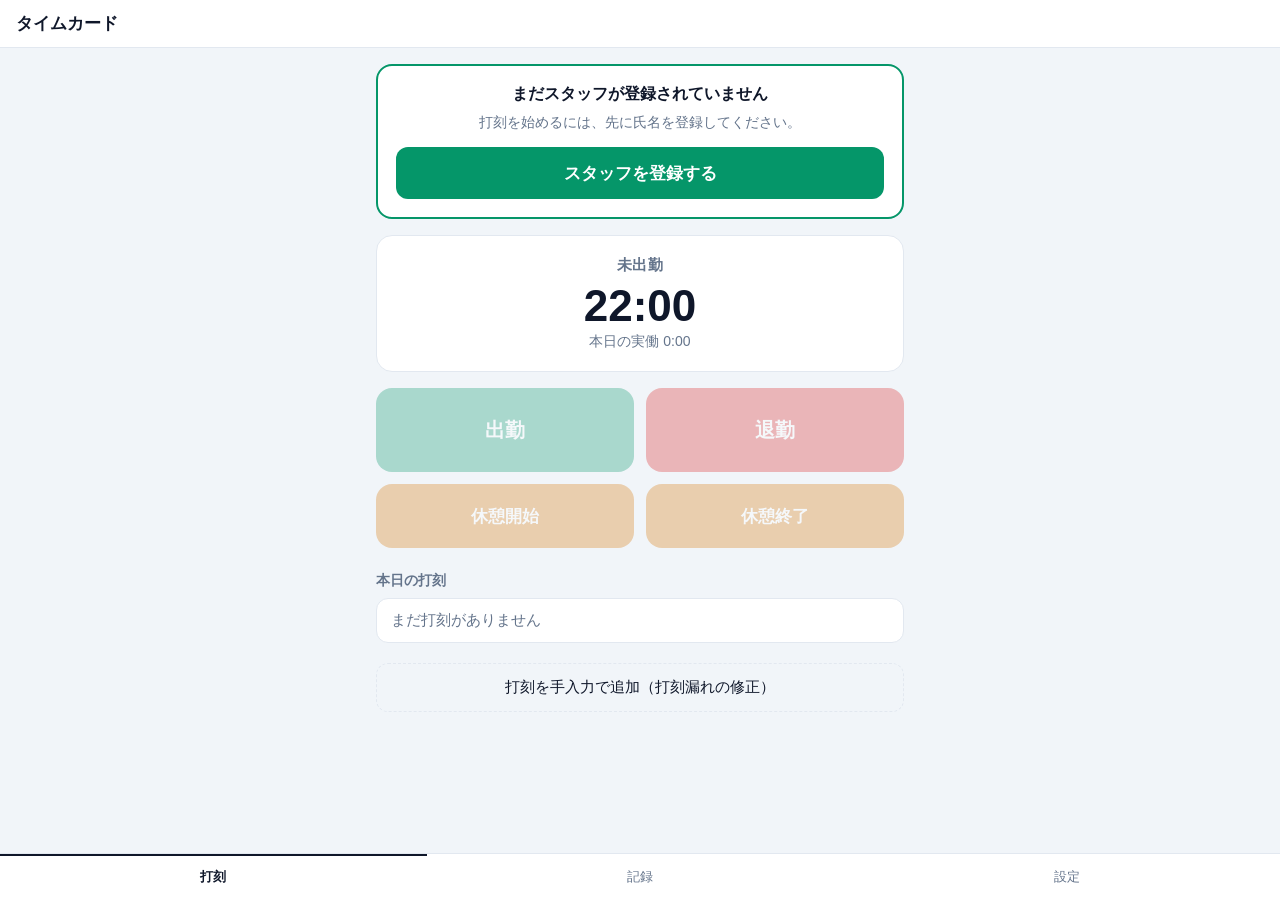
<file: index.html>
<!DOCTYPE html>
<html lang="ja">
<head>
<meta charset="utf-8">
<meta name="viewport" content="width=device-width, initial-scale=1, viewport-fit=cover">
<meta name="theme-color" content="#0f172a">
<meta name="apple-mobile-web-app-capable" content="yes">
<meta name="apple-mobile-web-app-status-bar-style" content="black-translucent">
<meta name="apple-mobile-web-app-title" content="タイムカード">
<title>タイムカード</title>
<link rel="manifest" href="manifest.webmanifest">
<link rel="apple-touch-icon" href="icons/icon-192.png">
<link rel="icon" href="icons/icon-192.png">
<link rel="stylesheet" href="css/style.css">
</head>
<body>
<header class="appbar">
  <h1>タイムカード</h1>
  <select id="staffSelect" aria-label="スタッフ選択"></select>
</header>

<main>
  <!-- 起動時の不具合を画面上で見えるようにする（スマホではコンソールを見られないため） -->
  <div class="banner hidden" id="banner" role="alert"></div>

  <!-- 打刻画面 -->
  <section id="view-punch" class="view">
    <!-- 初回起動時の案内。これが無いと、上部のドロップダウンが登録欄に見えて行き止まりになる -->
    <div class="setup-card hidden" id="setupCard">
      <strong>まだスタッフが登録されていません</strong>
      <p>打刻を始めるには、先に氏名を登録してください。</p>
      <button id="goSetupBtn">スタッフを登録する</button>
    </div>

    <div class="status-card" id="statusCard">
      <div class="status-label" id="statusLabel">未出勤</div>
      <div class="status-clock" id="statusClock">--:--</div>
      <div class="status-sub" id="statusSub">本日の実働 0:00</div>
    </div>

    <div class="btn-grid">
      <button class="punch-btn in"    data-type="in">出勤</button>
      <button class="punch-btn out"   data-type="out">退勤</button>
      <button class="punch-btn bstart" data-type="bstart">休憩開始</button>
      <button class="punch-btn bend"  data-type="bend">休憩終了</button>
    </div>

    <h2 class="section-title">本日の打刻</h2>
    <ul class="punch-list" id="todayPunches"></ul>
    <button class="ghost-btn" id="manualBtn">打刻を手入力で追加（打刻漏れの修正）</button>
  </section>

  <!-- 記録画面 -->
  <section id="view-log" class="view hidden">
    <div class="month-nav">
      <button id="prevMonth" aria-label="前の月">‹</button>
      <span id="monthLabel"></span>
      <button id="nextMonth" aria-label="次の月">›</button>
    </div>
    <div class="summary-card">
      <div><span>出勤日数</span><strong id="sumDays">0 日</strong></div>
      <div><span>実働合計</span><strong id="sumWork">0:00</strong></div>
      <div><span>休憩合計</span><strong id="sumBreak">0:00</strong></div>
      <div><span>集計後</span><strong id="sumRounded">0:00</strong></div>
    </div>
    <p class="note">日付をタップすると、その日の打刻を修正・削除できます。</p>
    <ul class="day-list" id="dayList"></ul>
    <button class="ghost-btn" id="csvBtn">この月をCSV書き出し</button>
  </section>

  <!-- 設定画面 -->
  <section id="view-settings" class="view hidden">
    <h2 class="section-title">スタッフ</h2>
    <ul class="staff-list" id="staffList"></ul>
    <div class="row">
      <input id="newStaffName" type="text" placeholder="氏名を入力" autocomplete="off"
             enterkeyhint="done" autocapitalize="off">
      <button id="addStaffBtn">追加</button>
    </div>
    <p class="note">入力後、キーボードの確定キーでも追加できます。</p>

    <h2 class="section-title">月合計の端数処理</h2>
    <select id="roundingSelect">
      <option value="none">1分単位（端数処理しない）</option>
      <option value="m30">月合計を30分単位で四捨五入</option>
    </select>
    <p class="note">
      1日ごとの切り捨ては労働基準法上認められません。月の合計時間についてのみ、
      30分未満を切り捨て・30分以上を切り上げる処理が認められています（昭63.3.14 基発第150号）。
      日別の表示は常に1分単位の実績を出します。
    </p>

    <h2 class="section-title">データ</h2>
    <p class="note">
      記録はこの端末のブラウザ内にのみ保存されます。機種変更・ブラウザのデータ削除で消えるため、
      月末など区切りごとにバックアップを取ってください。
    </p>
    <div class="row">
      <button id="backupBtn">バックアップ書き出し</button>
      <button id="restoreBtn">復元</button>
    </div>
    <input type="file" id="restoreFile" accept="application/json" hidden>
    <p class="note" id="versionNote"></p>
  </section>
</main>

<nav class="tabbar">
  <button class="tab active" data-view="punch">打刻</button>
  <button class="tab" data-view="log">記録</button>
  <button class="tab" data-view="settings">設定</button>
</nav>

<!-- 手入力ダイアログ -->
<dialog id="manualDialog">
  <form method="dialog" id="manualForm">
    <h3>打刻を手入力</h3>
    <label>種別
      <select id="manualType">
        <option value="in">出勤</option>
        <option value="out">退勤</option>
        <option value="bstart">休憩開始</option>
        <option value="bend">休憩終了</option>
      </select>
    </label>
    <label>日付<input type="date" id="manualDate" required></label>
    <label>時刻<input type="time" id="manualTime" required></label>
    <label>理由（任意）<input type="text" id="manualNote" placeholder="例: 打刻忘れ"></label>
    <div class="dialog-actions">
      <button value="cancel">キャンセル</button>
      <button value="ok" id="manualOk">追加</button>
    </div>
  </form>
</dialog>

<!-- 打刻の修正ダイアログ -->
<dialog id="editDialog">
  <form method="dialog" id="editForm">
    <h3>打刻を修正</h3>
    <p class="note" id="editOrig"></p>
    <label>種別
      <select id="editType">
        <option value="in">出勤</option>
        <option value="out">退勤</option>
        <option value="bstart">休憩開始</option>
        <option value="bend">休憩終了</option>
      </select>
    </label>
    <label>日付<input type="date" id="editDate" required></label>
    <label>時刻<input type="time" id="editTime" required></label>
    <label>修正理由<input type="text" id="editReason" placeholder="例: 退勤打刻忘れのため実績に修正"></label>
    <div class="dialog-actions">
      <button value="cancel">キャンセル</button>
      <button value="ok" id="editOk">保存</button>
    </div>
  </form>
</dialog>

<div class="toast" id="toast" role="status" aria-live="polite"></div>

<script src="js/store.js"></script>
<script src="js/calc.js"></script>
<script src="js/app.js"></script>
</body>
</html>
</file>
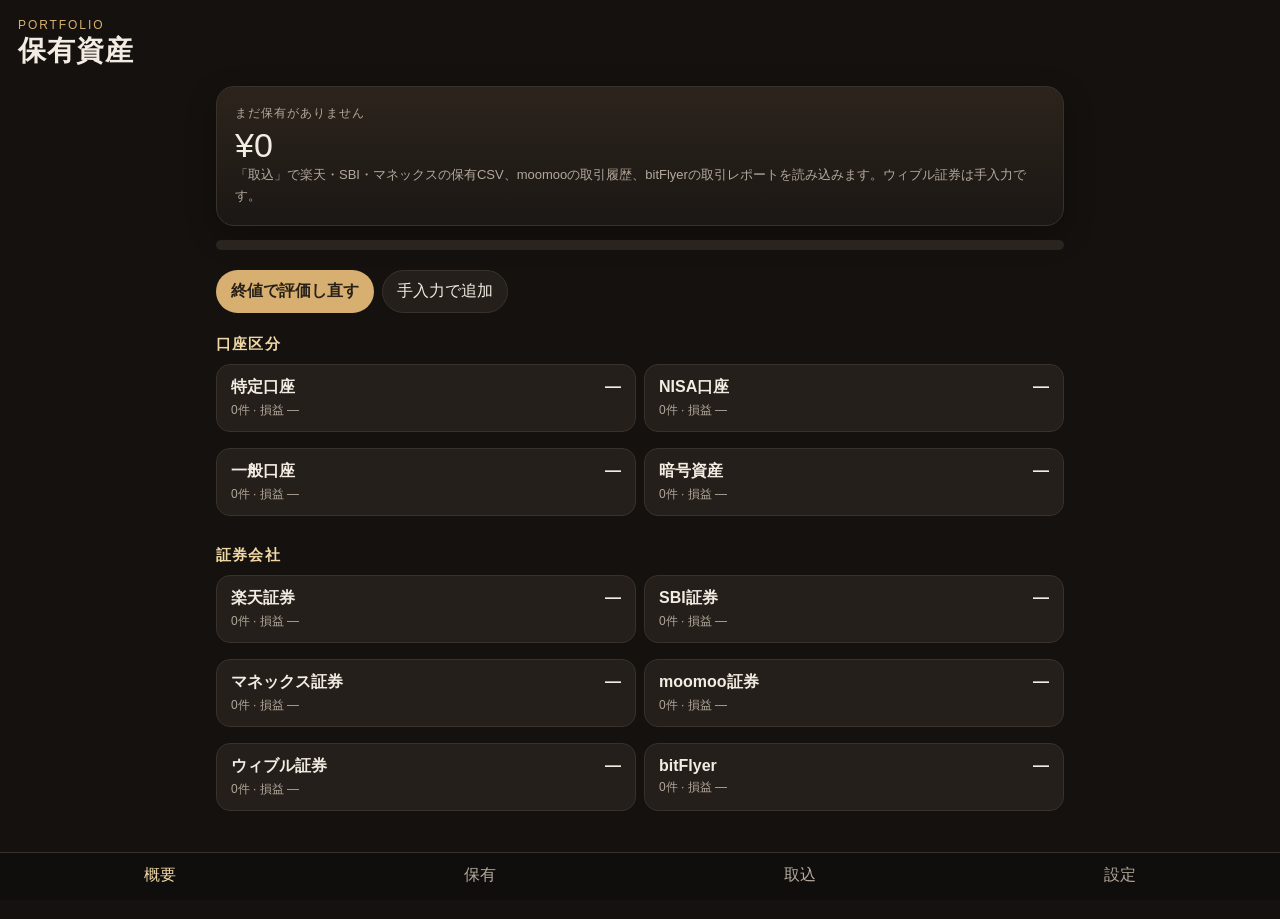
<file: portfolio/index.html>
<!DOCTYPE html>
<html lang="ja">
<head>
<meta charset="utf-8">
<meta name="viewport" content="width=device-width, initial-scale=1, viewport-fit=cover">
<meta name="theme-color" content="#14110e">
<meta name="apple-mobile-web-app-capable" content="yes">
<meta name="apple-mobile-web-app-status-bar-style" content="black-translucent">
<meta name="apple-mobile-web-app-title" content="保有資産">
<title>保有資産</title>
<link rel="manifest" href="manifest.webmanifest">
<link rel="apple-touch-icon" href="icons/icon-192.png">
<link rel="icon" href="icons/icon-192.png">
<link rel="stylesheet" href="css/style.css">
</head>
<body>
<header class="appbar">
  <div>
    <p class="eyebrow">Portfolio</p>
    <h1>保有資産</h1>
  </div>
  <p class="asof" id="asOf"></p>
</header>

<main>
  <section id="view-overview" class="view">
    <div class="hero" id="hero"></div>
    <div class="alloc" id="alloc"></div>
    <div class="toolbar">
      <button type="button" class="primary" id="closeBtn">終値で評価し直す</button>
      <button type="button" class="ghost" id="addBtn">手入力で追加</button>
    </div>
    <h2>口座区分</h2>
    <div id="accountGroups"></div>
    <h2>証券会社</h2>
    <div id="brokerGroups"></div>
  </section>

  <section id="view-holdings" class="view" hidden>
    <div class="filters" id="filters"></div>
    <div class="view-switch" id="viewSwitch">
      <button type="button" data-mode="list" class="active">リスト</button>
      <button type="button" data-mode="pie">円グラフ</button>
      <button type="button" data-mode="treemap">ツリーマップ</button>
    </div>
    <label id="floorWrap" hidden>保有％下限
      <span class="floor-field">
        <input id="floorInput" type="number" min="0" max="100" step="0.5" value="5" inputmode="decimal">
        <span>%</span>
      </span>
    </label>
    <p class="note" id="floorNote" hidden></p>
    <div id="holdingList"></div>
  </section>

  <section id="view-import" class="view" hidden>
    <p class="lead">証券会社から落としたCSVを読みます。数量と取得金額はこの端末の中だけに残ります。</p>
    <label>証券会社
      <select id="importBroker"></select>
    </label>
    <label id="kindWrap">ファイルの種類
      <select id="importKind"></select>
    </label>
    <label>口座区分がCSVに無いとき
      <select id="importAccount">
        <option value="tokutei">特定口座</option>
        <option value="nisa-growth">NISA（成長）</option>
        <option value="nisa-tsumitate">NISA（つみたて）</option>
        <option value="general">一般口座</option>
        <option value="unset">未設定のまま</option>
      </select>
    </label>
    <p class="note" id="importHelp"></p>
    <div id="pasteWrap" hidden>
      <label>保有一覧のコピー
        <textarea id="pasteBox" rows="8" placeholder="表を選択してコピーし、ここに貼り付け"></textarea>
      </label>
      <button type="button" class="primary" id="pasteBtn">貼り付けを取り込む</button>
    </div>
    <label class="file" id="fileWrap">
      <input type="file" id="csvFile" accept=".csv,text/csv,.xlsx,.xls,application/vnd.openxmlformats-officedocument.spreadsheetml.sheet">
      <span id="fileLabel">CSVを選ぶ</span>
    </label>
    <div class="result" id="importResult" hidden></div>
    <h2>読み込み履歴</h2>
    <ul class="history" id="importHistory"></ul>
  </section>

  <section id="view-settings" class="view" hidden>
    <h2>ドル円</h2>
    <p class="note">米国株の円評価に使います。終値の更新で、ドル円の終値に置き換わります。</p>
    <div class="row">
      <input id="fxInput" type="number" inputmode="decimal" min="0" step="0.01" placeholder="例: 150.25">
      <button type="button" id="fxSave">保存</button>
    </div>
    <h2>終値の中継</h2>
    <p class="note">
      日本株・米国株・暗号資産の終値は、銘柄コードだけをこのURLへ送って取得します。保有数量は送りません。
      Cloudflare Workers に <code>worker/index.js</code> を置くと使えます。未設定のときはCSVの評価額のままです。
    </p>
    <div class="row">
      <input id="endpointInput" type="url" placeholder="https://xxxx.workers.dev" autocomplete="off">
      <button type="button" id="endpointSave">保存</button>
    </div>
    <h2>データ</h2>
    <p class="note">記録はこの端末のブラウザ内だけです。機種変更の前にバックアップを書き出してください。</p>
    <div class="row">
      <button type="button" id="backupBtn">バックアップ</button>
      <button type="button" id="exportBtn">保有をCSV</button>
      <button type="button" id="restoreBtn">復元</button>
    </div>
    <input type="file" id="restoreFile" accept="application/json" hidden>
  </section>
</main>

<nav class="tabbar">
  <button type="button" class="tab active" data-view="overview">概要</button>
  <button type="button" class="tab" data-view="holdings">保有</button>
  <button type="button" class="tab" data-view="import">取込</button>
  <button type="button" class="tab" data-view="settings">設定</button>
</nav>

<dialog id="editDialog">
  <form id="editForm">
    <h3 id="editTitle">保有を修正</h3>
    <p class="note" id="editScopeNote"></p>
    <label>証券会社
      <select id="editBroker"></select>
    </label>
    <label>口座区分
      <select id="editAccount"></select>
    </label>
    <label>区分
      <select id="editAsset">
        <option value="jp-stock">日本株</option>
        <option value="us-stock">米国株</option>
        <option value="fund">投資信託</option>
        <option value="crypto">暗号資産</option>
      </select>
    </label>
    <label>名称<input id="editName" required></label>
    <label>コード<input id="editCode" placeholder="7203 / AAPL / BTC"></label>
    <label>数量<input id="editQty" type="number" step="any" min="0" required></label>
    <label>取得金額（円）<input id="editCost" type="number" step="1"></label>
    <label>現在値（投信は基準価額、米国株はドル）<input id="editPrice" type="number" step="any"></label>
    <div class="dialog-actions">
      <button type="button" class="danger" id="editDelete">削除</button>
      <button type="button" id="editClose">閉じる</button>
      <button type="button" id="editSave">保存</button>
    </div>
  </form>
</dialog>

<div class="toast" id="toast" role="status" aria-live="polite"></div>
<script src="js/store.js"></script>
<script src="js/calc.js"></script>
<script src="js/csv.js"></script>
<script src="js/prices.js"></script>
<script src="js/app.js"></script>
</body>
</html>
</file>
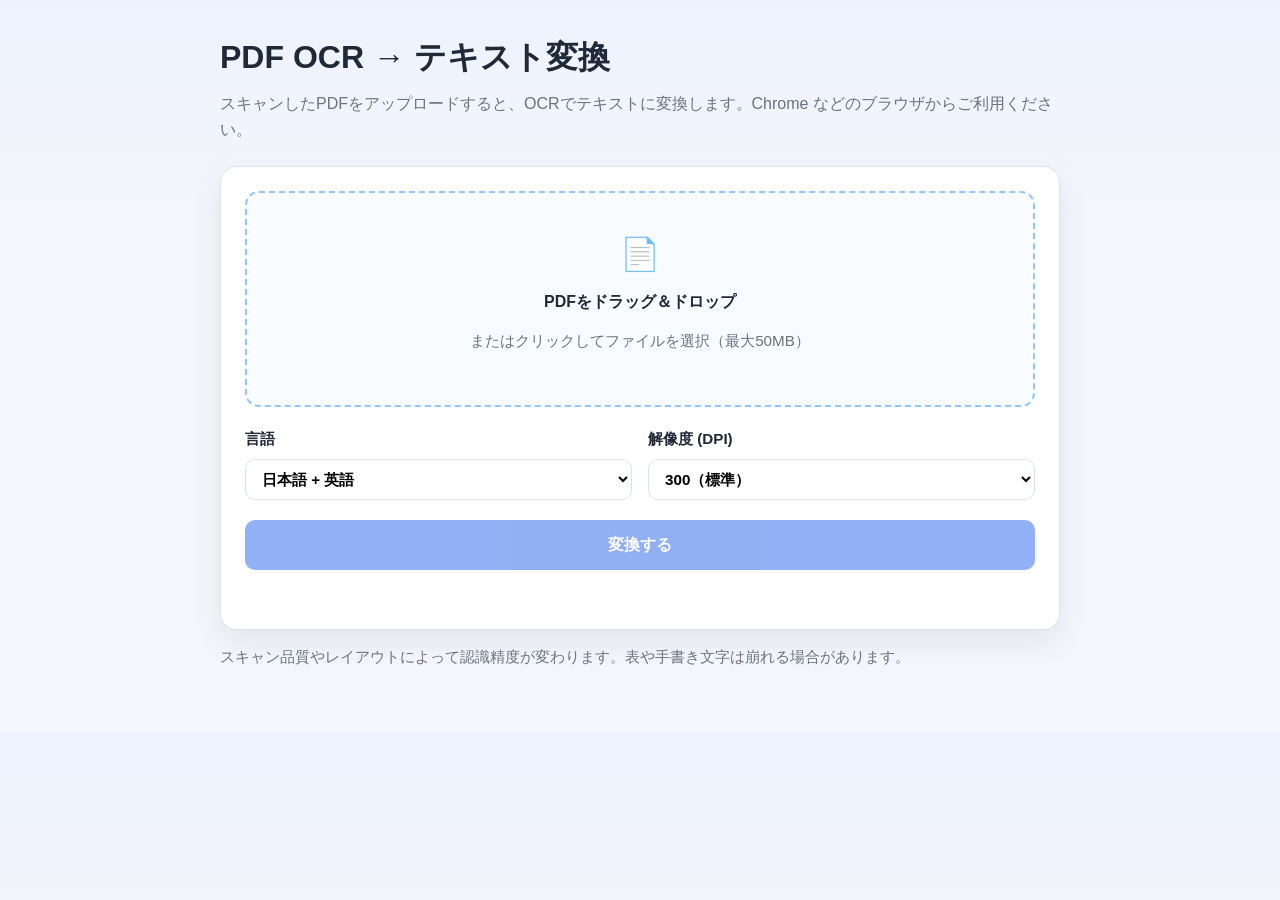
<file: static/index.html>
<!DOCTYPE html>
<html lang="ja">
<head>
  <meta charset="UTF-8">
  <meta name="viewport" content="width=device-width, initial-scale=1.0">
  <title>PDF OCR → テキスト変換</title>
  <link rel="stylesheet" href="/static/style.css">
</head>
<body>
  <main class="container">
    <header class="hero">
      <h1>PDF OCR → テキスト変換</h1>
      <p>スキャンしたPDFをアップロードすると、OCRでテキストに変換します。Chrome などのブラウザからご利用ください。</p>
    </header>

    <section class="panel">
      <div id="dropzone" class="dropzone" tabindex="0" role="button" aria-label="PDFファイルを選択">
        <div class="dropzone-icon">📄</div>
        <p class="dropzone-title">PDFをドラッグ＆ドロップ</p>
        <p class="dropzone-sub">またはクリックしてファイルを選択（最大50MB）</p>
        <input id="file-input" type="file" accept="application/pdf,.pdf" hidden>
        <p id="selected-file" class="selected-file" hidden></p>
      </div>

      <div class="options">
        <label>
          言語
          <select id="lang">
            <option value="jpn+eng" selected>日本語 + 英語</option>
            <option value="jpn">日本語のみ</option>
            <option value="eng">英語のみ</option>
          </select>
        </label>
        <label>
          解像度 (DPI)
          <select id="dpi">
            <option value="200">200（速い）</option>
            <option value="300" selected>300（標準）</option>
            <option value="400">400（高精度）</option>
          </select>
        </label>
      </div>

      <button id="convert-btn" class="primary-btn" type="button" disabled>変換する</button>
      <p id="status" class="status" aria-live="polite"></p>
    </section>

    <section id="result-section" class="panel result-section" hidden>
      <div class="result-header">
        <h2>変換結果</h2>
        <button id="download-btn" class="secondary-btn" type="button">テキストをダウンロード</button>
      </div>
      <textarea id="result-text" readonly rows="18" aria-label="変換結果テキスト"></textarea>
    </section>

    <footer class="footer">
      <p>スキャン品質やレイアウトによって認識精度が変わります。表や手書き文字は崩れる場合があります。</p>
    </footer>
  </main>

  <script src="/static/app.js"></script>
</body>
</html>
</file>
<file: css/style.css>
:root {
  --bg: #f1f5f9;
  --surface: #ffffff;
  --text: #0f172a;
  --muted: #64748b;
  --border: #e2e8f0;
  --accent: #0f172a;
  --in: #059669;
  --out: #dc2626;
  --brk: #d97706;
  --safe-bottom: env(safe-area-inset-bottom, 0px);
}
@media (prefers-color-scheme: dark) {
  :root {
    --bg: #0b1220;
    --surface: #111c30;
    --text: #e8eefc;
    --muted: #94a3b8;
    --border: #1f2c45;
    --accent: #e8eefc;
    --in: #10b981;
    --out: #f87171;
    --brk: #fbbf24;
  }
}
* { box-sizing: border-box; -webkit-tap-highlight-color: transparent; }
html, body { margin: 0; padding: 0; }
body {
  background: var(--bg);
  color: var(--text);
  font-family: -apple-system, BlinkMacSystemFont, "Hiragino Sans", "Noto Sans JP", sans-serif;
  padding-bottom: calc(64px + var(--safe-bottom));
  overscroll-behavior-y: contain;
}
.appbar {
  position: sticky; top: 0; z-index: 10;
  display: flex; align-items: center; justify-content: space-between; gap: 12px;
  padding: max(12px, env(safe-area-inset-top)) 16px 12px;
  background: var(--surface); border-bottom: 1px solid var(--border);
}
.appbar h1 { font-size: 17px; margin: 0; font-weight: 700; }
.appbar select {
  max-width: 55%; padding: 8px 10px; font-size: 15px;
  border: 1px solid var(--border); border-radius: 10px;
  background: var(--bg); color: var(--text);
}
main { padding: 16px; max-width: 560px; margin: 0 auto; }
.view.hidden { display: none; }

.status-card {
  background: var(--surface); border: 1px solid var(--border); border-radius: 16px;
  padding: 20px; text-align: center; margin-bottom: 16px;
}
.status-label { font-size: 15px; font-weight: 700; color: var(--muted); letter-spacing: .04em; }
.status-card.working .status-label { color: var(--in); }
.status-card.breaking .status-label { color: var(--brk); }
.status-clock { font-size: 44px; font-weight: 700; font-variant-numeric: tabular-nums; margin: 6px 0 2px; }
.status-sub { font-size: 14px; color: var(--muted); }

.btn-grid { display: grid; grid-template-columns: 1fr 1fr; gap: 12px; }
.punch-btn {
  min-height: 84px; border: none; border-radius: 16px;
  font-size: 20px; font-weight: 700; color: #fff; cursor: pointer;
  transition: transform .06s ease, opacity .15s ease;
}
.punch-btn:active { transform: scale(.97); }
.punch-btn.in { background: var(--in); }
.punch-btn.out { background: var(--out); }
.punch-btn.bstart, .punch-btn.bend { background: var(--brk); min-height: 64px; font-size: 17px; }
.punch-btn:disabled { opacity: .3; cursor: default; }

.section-title { font-size: 14px; color: var(--muted); margin: 24px 0 8px; font-weight: 700; }
.punch-list, .day-list, .staff-list { list-style: none; margin: 0; padding: 0; }
.punch-list li, .staff-list li {
  display: flex; flex-wrap: wrap; align-items: center; gap: 10px;
  background: var(--surface); border: 1px solid var(--border); border-radius: 12px;
  padding: 12px 14px; margin-bottom: 8px; font-size: 15px;
}
.punch-list .t { font-variant-numeric: tabular-nums; font-weight: 700; min-width: 56px; }
.punch-list .kind { flex: 0 0 auto; white-space: nowrap; }
.spacer { flex: 1 1 auto; }
.tags { flex-basis: 100%; display: flex; flex-wrap: wrap; gap: 6px; }
.tags .tag { white-space: normal; overflow-wrap: anywhere; }
.punch-list .kind.in { color: var(--in); }
.punch-list .kind.out { color: var(--out); }
.punch-list .kind.bstart, .punch-list .kind.bend { color: var(--brk); }
.punch-list .tag { font-size: 11px; color: var(--muted); border: 1px solid var(--border); border-radius: 6px; padding: 2px 6px; }
.punch-list .del, .staff-list .del {
  background: none; border: none; color: var(--muted); font-size: 18px; cursor: pointer; padding: 4px 6px;
}
.empty { color: var(--muted); font-size: 14px; padding: 8px 2px; }

.ghost-btn {
  width: 100%; margin-top: 12px; padding: 14px;
  background: transparent; color: var(--text);
  border: 1px dashed var(--border); border-radius: 12px; font-size: 15px; cursor: pointer;
}
.month-nav {
  display: flex; align-items: center; justify-content: space-between;
  background: var(--surface); border: 1px solid var(--border); border-radius: 12px;
  padding: 8px 12px; margin-bottom: 12px; font-weight: 700;
}
.month-nav button { background: none; border: none; font-size: 24px; color: var(--text); padding: 0 16px; cursor: pointer; }
.summary-card {
  display: grid; grid-template-columns: 1fr 1fr; gap: 12px;
  background: var(--surface); border: 1px solid var(--border); border-radius: 16px;
  padding: 16px; margin-bottom: 16px;
}
.summary-card div { display: flex; flex-direction: column; gap: 2px; }
.summary-card span { font-size: 12px; color: var(--muted); }
.summary-card strong { font-size: 20px; font-variant-numeric: tabular-nums; }
.day-list li {
  background: var(--surface); border: 1px solid var(--border); border-radius: 12px;
  padding: 12px 14px; margin-bottom: 8px;
}
.day-row { display: flex; justify-content: space-between; align-items: baseline; gap: 8px; }
.day-date { font-weight: 700; font-size: 15px; }
.day-date .dow { font-size: 12px; color: var(--muted); margin-left: 4px; }
.day-work { font-size: 17px; font-weight: 700; font-variant-numeric: tabular-nums; }
.day-detail { font-size: 13px; color: var(--muted); margin-top: 4px; font-variant-numeric: tabular-nums; }
.day-warn { color: var(--out); font-size: 12px; margin-top: 4px; }

.row { display: flex; gap: 8px; margin-bottom: 8px; }
.row input[type="text"] { flex: 1; }
input[type="text"], input[type="date"], input[type="time"], select {
  padding: 12px; font-size: 16px; border: 1px solid var(--border);
  border-radius: 10px; background: var(--surface); color: var(--text); width: 100%;
}
button:not(.punch-btn):not(.tab):not(.ghost-btn):not(.del):not(.month-nav button) {
  padding: 12px 16px; font-size: 15px; border-radius: 10px;
  border: 1px solid var(--border); background: var(--surface); color: var(--text); cursor: pointer;
}
.note { font-size: 12.5px; color: var(--muted); line-height: 1.7; margin: 8px 0 0; }

.tabbar {
  position: fixed; left: 0; right: 0; bottom: 0; z-index: 10;
  display: flex; background: var(--surface); border-top: 1px solid var(--border);
  padding-bottom: var(--safe-bottom);
}
.tab {
  flex: 1; padding: 14px 0; background: none; border: none;
  font-size: 13px; color: var(--muted); cursor: pointer;
}
.tab.active { color: var(--text); font-weight: 700; box-shadow: inset 0 2px 0 var(--accent); }

dialog {
  border: none; border-radius: 16px; padding: 20px; width: min(92vw, 380px);
  background: var(--surface); color: var(--text);
}
dialog::backdrop { background: rgba(0,0,0,.5); }
dialog h3 { margin: 0 0 12px; font-size: 17px; }
dialog label { display: block; font-size: 13px; color: var(--muted); margin-bottom: 12px; }
dialog label > * { margin-top: 4px; }
.dialog-actions { display: flex; gap: 8px; justify-content: flex-end; }

.toast {
  position: fixed; left: 50%; bottom: calc(80px + var(--safe-bottom));
  transform: translateX(-50%) translateY(12px);
  background: var(--text); color: var(--bg);
  padding: 12px 20px; border-radius: 999px; font-size: 14px; font-weight: 700;
  opacity: 0; pointer-events: none; transition: opacity .2s, transform .2s; z-index: 50;
}
.toast.show { opacity: 1; transform: translateX(-50%) translateY(0); }

/* ---- 日別の打刻修正パネル ---- */
.day-list li.expandable { cursor: pointer; }
.day-list li.open { border-color: var(--muted); }
.day-toggle { font-size: 12px; color: var(--muted); margin-top: 6px; }
.day-edit { margin-top: 12px; border-top: 1px solid var(--border); padding-top: 12px; }
.edit-row {
  display: flex; flex-wrap: wrap; align-items: center; gap: 8px;
  padding: 10px 0; font-size: 15px; border-bottom: 1px dashed var(--border);
}
.edit-row:last-of-type { border-bottom: none; }
.edit-row .t { font-variant-numeric: tabular-nums; font-weight: 700; min-width: 54px; }
.edit-row .kind { flex: 0 0 auto; white-space: nowrap; }
.edit-row .kind.in { color: var(--in); }
.edit-row .kind.out { color: var(--out); }
.edit-row .kind.bstart, .edit-row .kind.bend { color: var(--brk); }
.edit-row .tag { font-size: 11px; color: var(--muted); border: 1px solid var(--border); border-radius: 6px; padding: 3px 6px; }
.edit-row .act {
  background: none; border: 1px solid var(--border); border-radius: 8px;
  color: var(--text); font-size: 13px; padding: 6px 9px; cursor: pointer;
}
.edit-row.removed { opacity: .55; }
.edit-row.removed .t, .edit-row.removed .kind { text-decoration: line-through; }
.day-add {
  width: 100%; margin-top: 10px; padding: 10px;
  background: transparent; color: var(--text);
  border: 1px dashed var(--border); border-radius: 10px; font-size: 14px; cursor: pointer;
}
.history { margin-top: 10px; font-size: 12px; color: var(--muted); line-height: 1.7; }
.history strong { display: block; color: var(--text); font-size: 12px; margin-bottom: 4px; }

/* ---- 不具合の通知バナー ---- */
.banner {
  background: #fee2e2; color: #7f1d1d; border: 1px solid #fca5a5;
  border-radius: 12px; padding: 12px 14px; margin-bottom: 14px;
  font-size: 13.5px; line-height: 1.7; overflow-wrap: anywhere;
}
.banner.warn { background: #fef3c7; color: #78350f; border-color: #fcd34d; }
.banner.hidden { display: none; }
@media (prefers-color-scheme: dark) {
  :root:not([data-theme="light"]) .banner { background: #3b1113; color: #fecaca; border-color: #7f1d1d; }
  :root:not([data-theme="light"]) .banner.warn { background: #3a2a06; color: #fde68a; border-color: #92400e; }
}

/* dialog 非対応（iOS 15.4 未満）向けのフォールバック表示 */
dialog.fallback[open] {
  display: block; position: fixed; z-index: 100;
  top: 8%; left: 50%; transform: translateX(-50%);
  max-height: 84vh; overflow-y: auto;
  box-shadow: 0 12px 48px rgba(0,0,0,.45);
}

/* ---- 初回起動時のスタッフ登録への案内 ---- */
.setup-card {
  background: var(--surface); border: 2px solid var(--in); border-radius: 16px;
  padding: 18px; margin-bottom: 16px; text-align: center;
}
.setup-card strong { display: block; font-size: 16px; margin-bottom: 6px; }
.setup-card p { margin: 0 0 14px; font-size: 14px; color: var(--muted); line-height: 1.6; }
/* 汎用ボタン指定より詳細度を上げないと打ち消される */
.setup-card #goSetupBtn {
  width: 100%; min-height: 52px; border: none; border-radius: 12px;
  background: var(--in); color: #fff; font-size: 17px; font-weight: 700; cursor: pointer;
}
.setup-card.hidden { display: none; }
.appbar select.hidden { display: none; }
</file>
<file: portfolio/css/style.css>
:root {
  --bg: #14110e;
  --bg-2: #1d1915;
  --card: #241f1a;
  --line: #3a322a;
  --text: #f3ece3;
  --muted: #b3a89c;
  --gold: #d7b071;
  --gold-2: #f0d7a6;
  --up: #e15d4c;
  --down: #6aa7e8;
  --shadow: 0 10px 30px rgba(0, 0, 0, .28);
  --safe-b: env(safe-area-inset-bottom);
  font-family: "Hiragino Sans", "Hiragino Kaku Gothic ProN", "Noto Sans JP", "Yu Gothic", Meiryo, sans-serif;
}

* { box-sizing: border-box; }
[hidden] { display: none !important; }
html, body { margin: 0; background: var(--bg); color: var(--text); }
body { min-height: 100vh; padding-bottom: calc(76px + var(--safe-b)); }
button, input, select { font: inherit; color: inherit; }
button { cursor: pointer; }
h1, h2, h3, p { margin: 0; }
h2 { font-size: 15px; letter-spacing: .08em; color: var(--gold-2); margin: 22px 0 10px; }

.appbar {
  display: flex; justify-content: space-between; align-items: flex-end; gap: 12px;
  padding: 18px 18px 8px;
}
.eyebrow { color: var(--gold); font-size: 12px; letter-spacing: .16em; text-transform: uppercase; }
h1 { font-size: 28px; font-weight: 700; letter-spacing: .04em; }
.asof { color: var(--muted); font-size: 12px; text-align: right; max-width: 46%; }

main { padding: 8px 16px 24px; max-width: 880px; margin: 0 auto; }
.lead, .note { color: var(--muted); font-size: 13px; line-height: 1.6; }
.note code { color: var(--gold-2); }

.hero {
  background: linear-gradient(180deg, #2c241c, #1b1714);
  border: 1px solid var(--line);
  border-radius: 18px;
  padding: 18px;
  box-shadow: var(--shadow);
}
.hero .label { color: var(--muted); font-size: 12px; letter-spacing: .08em; }
.hero .total { font-size: 34px; font-variant-numeric: tabular-nums; margin-top: 4px; }
.metrics { display: grid; grid-template-columns: 1fr 1fr; gap: 12px; margin-top: 16px; }
.metrics span { display: block; color: var(--muted); font-size: 12px; }
.metrics strong { font-size: 16px; font-variant-numeric: tabular-nums; }
.up { color: var(--up); }
.down { color: var(--down); }

.alloc { display: flex; height: 10px; border-radius: 99px; overflow: hidden; margin: 14px 0 6px; background: #2a241e; }
.alloc i { display: block; height: 100%; }
.alloc-legend { display: flex; flex-wrap: wrap; gap: 8px 14px; color: var(--muted); font-size: 12px; }
.dot { width: 8px; height: 8px; border-radius: 99px; display: inline-block; margin-right: 6px; }

.toolbar, .row { display: flex; gap: 8px; margin-top: 14px; flex-wrap: wrap; }
.primary, .ghost, .row button, .dialog-actions button, .file span {
  border-radius: 999px; border: 1px solid var(--line); background: var(--card); color: var(--text);
  padding: 10px 14px;
}
.primary { background: var(--gold); color: #2a2116; border-color: transparent; font-weight: 700; }
.danger { color: var(--up); }

.group {
  width: 100%; text-align: left; background: var(--card); border: 1px solid var(--line);
  border-radius: 14px; padding: 12px 14px; margin-bottom: 8px;
}
.group header, .card header { display: flex; justify-content: space-between; gap: 8px; align-items: baseline; }
.group .name { font-weight: 700; }
.sub { color: var(--muted); font-size: 12px; margin-top: 4px; }
.parts { display: flex; gap: 10px; flex-wrap: wrap; margin-top: 8px; color: var(--muted); font-size: 12px; }
.children { margin: 0 0 8px 12px; }

.filters { display: flex; gap: 8px; flex-wrap: wrap; margin-bottom: 12px; }
.view-switch { display: flex; gap: 8px; margin: 4px 0 12px; }
.view-switch button {
  border: 1px solid var(--line); background: transparent; color: var(--muted);
  border-radius: 999px; padding: 8px 14px;
}
.view-switch button.active { background: var(--gold); color: #2a2116; border-color: transparent; font-weight: 700; }
#floorWrap { max-width: 220px; }
.floor-field { display: flex; align-items: center; gap: 8px; color: var(--text); }
.floor-field input { width: 88px; }
.chart-wrap { display: grid; gap: 14px; }
@media (min-width: 800px) {
  .chart-wrap { grid-template-columns: minmax(220px, 280px) 1fr; align-items: center; }
  .chart-wrap.is-treemap { grid-template-columns: minmax(0, 1.5fr) minmax(220px, 0.7fr); align-items: center; }
}
.pie, svg.treemap { width: 100%; height: auto; display: block; }
.pie path { stroke: var(--bg); stroke-width: 1.5; }
.pie path[data-id], .treemap g[data-id] { cursor: pointer; }
.treemap rect { stroke: var(--bg); stroke-width: 2; }
.legend { display: flex; flex-direction: column; gap: 2px; }
.legend button, .legend .row {
  display: flex; justify-content: space-between; gap: 8px; align-items: center;
  text-align: left; background: transparent; border: 0; padding: 6px 0; color: var(--text); width: 100%;
}
.legend button:hover { color: var(--gold-2); }
.legend .swatch { width: 10px; height: 10px; border-radius: 2px; display: inline-block; margin-right: 8px; flex: none; }
.treemap text { fill: #1a1612; font-weight: 700; }
.treemap .subtext { font-weight: 500; fill: #2a241c; }
.treemap .other text { fill: #f3efe6; }
.treemap .other .subtext { fill: #e6dfd4; }
.filters button, .chip {
  border: 1px solid var(--line); background: transparent; border-radius: 999px; padding: 6px 10px; color: var(--muted);
}
.card {
  background: var(--card); border: 1px solid var(--line); border-radius: 14px;
  padding: 12px 14px; margin-bottom: 8px; width: 100%; text-align: left;
}
.card .code { color: var(--gold); font-size: 12px; letter-spacing: .04em; }
.tags { display: flex; gap: 6px; flex-wrap: wrap; margin-top: 8px; }
.tag { font-size: 11px; color: var(--gold-2); border: 1px solid var(--line); border-radius: 999px; padding: 2px 8px; }

label { display: block; margin-top: 12px; font-size: 13px; color: var(--muted); }
input, select, textarea {
  width: 100%; margin-top: 6px; background: var(--bg-2); border: 1px solid var(--line);
  border-radius: 10px; padding: 10px 12px;
}
textarea { min-height: 140px; resize: vertical; }
.row input { flex: 1; margin-top: 0; }
.file { margin-top: 16px; }
.file input { position: absolute; width: 1px; height: 1px; overflow: hidden; clip: rect(0 0 0 0); }
.file span { display: inline-block; background: var(--gold); color: #2a2116; font-weight: 700; }
.result, .empty {
  margin-top: 14px; padding: 12px; border-radius: 12px; background: var(--bg-2); border: 1px solid var(--line);
  font-size: 13px; line-height: 1.6;
}
.history { list-style: none; padding: 0; }
.history li { padding: 8px 0; border-bottom: 1px solid var(--line); font-size: 13px; color: var(--muted); }

.tabbar {
  position: fixed; left: 0; right: 0; bottom: 0; display: grid; grid-template-columns: repeat(4, 1fr);
  background: #100e0c; border-top: 1px solid var(--line); padding-bottom: var(--safe-b);
}
.tab { background: transparent; border: 0; padding: 12px 4px 14px; color: var(--muted); }
.tab.active { color: var(--gold-2); }

dialog {
  width: min(440px, calc(100% - 24px)); border: 1px solid var(--line); border-radius: 16px;
  background: var(--bg-2); color: var(--text); padding: 16px;
}
dialog::backdrop { background: rgba(0, 0, 0, .55); }
.dialog-actions { display: flex; justify-content: flex-end; gap: 8px; margin-top: 14px; }

.toast {
  position: fixed; left: 50%; bottom: calc(84px + var(--safe-b)); transform: translateX(-50%) translateY(8px);
  background: #3a3128; color: var(--text); padding: 10px 14px; border-radius: 999px;
  opacity: 0; pointer-events: none; transition: .2s ease; max-width: 90vw; font-size: 13px;
}
.toast.show { opacity: 1; transform: translateX(-50%) translateY(0); }

@media (min-width: 800px) {
  .metrics { grid-template-columns: repeat(4, 1fr); }
  #accountGroups, #brokerGroups { display: grid; grid-template-columns: 1fr 1fr; gap: 8px; }
  .children { grid-column: 1 / -1; }
}
</file>
<file: static/style.css>
:root {
  color-scheme: light;
  --bg: #f4f6fb;
  --panel: #ffffff;
  --text: #1f2937;
  --muted: #6b7280;
  --primary: #2563eb;
  --primary-hover: #1d4ed8;
  --border: #dbe2f0;
  --shadow: 0 12px 30px rgba(15, 23, 42, 0.08);
}

* {
  box-sizing: border-box;
}

body {
  margin: 0;
  font-family: "Hiragino Sans", "Yu Gothic UI", "Segoe UI", sans-serif;
  background: linear-gradient(180deg, #eef2ff 0%, var(--bg) 220px);
  color: var(--text);
  line-height: 1.6;
}

.container {
  max-width: 880px;
  margin: 0 auto;
  padding: 32px 20px 48px;
}

.hero h1 {
  margin: 0 0 8px;
  font-size: 2rem;
}

.hero p {
  margin: 0;
  color: var(--muted);
}

.panel {
  margin-top: 24px;
  padding: 24px;
  background: var(--panel);
  border: 1px solid var(--border);
  border-radius: 16px;
  box-shadow: var(--shadow);
}

.dropzone {
  border: 2px dashed #93c5fd;
  border-radius: 14px;
  padding: 36px 20px;
  text-align: center;
  background: #f8fbff;
  cursor: pointer;
  transition: border-color 0.2s, background 0.2s;
}

.dropzone:hover,
.dropzone:focus-visible,
.dropzone.dragover {
  border-color: var(--primary);
  background: #eff6ff;
  outline: none;
}

.dropzone-icon {
  font-size: 2rem;
}

.dropzone-title {
  margin: 8px 0 4px;
  font-weight: 700;
}

.dropzone-sub,
.selected-file,
.status,
.footer p {
  color: var(--muted);
  font-size: 0.95rem;
}

.selected-file {
  margin-top: 12px;
  color: var(--text);
  font-weight: 600;
}

.options {
  display: grid;
  grid-template-columns: repeat(auto-fit, minmax(180px, 1fr));
  gap: 16px;
  margin-top: 20px;
}

label {
  display: flex;
  flex-direction: column;
  gap: 8px;
  font-size: 0.95rem;
  font-weight: 600;
}

select {
  padding: 10px 12px;
  border: 1px solid var(--border);
  border-radius: 10px;
  font: inherit;
  background: #fff;
}

.primary-btn,
.secondary-btn {
  border: none;
  border-radius: 10px;
  padding: 12px 18px;
  font: inherit;
  font-weight: 700;
  cursor: pointer;
}

.primary-btn {
  margin-top: 20px;
  width: 100%;
  background: var(--primary);
  color: #fff;
}

.primary-btn:hover:not(:disabled) {
  background: var(--primary-hover);
}

.primary-btn:disabled {
  opacity: 0.5;
  cursor: not-allowed;
}

.secondary-btn {
  background: #e5edff;
  color: #1e40af;
}

.status {
  min-height: 1.5em;
  margin: 12px 0 0;
}

.status.error {
  color: #b91c1c;
}

.result-header {
  display: flex;
  justify-content: space-between;
  align-items: center;
  gap: 12px;
  margin-bottom: 12px;
}

.result-header h2 {
  margin: 0;
  font-size: 1.2rem;
}

#result-text {
  width: 100%;
  padding: 14px;
  border: 1px solid var(--border);
  border-radius: 12px;
  resize: vertical;
  font: 0.95rem/1.6 ui-monospace, SFMono-Regular, Menlo, monospace;
  background: #fbfdff;
}

@media (max-width: 640px) {
  .hero h1 {
    font-size: 1.6rem;
  }

  .result-header {
    flex-direction: column;
    align-items: stretch;
  }
}
</file>
